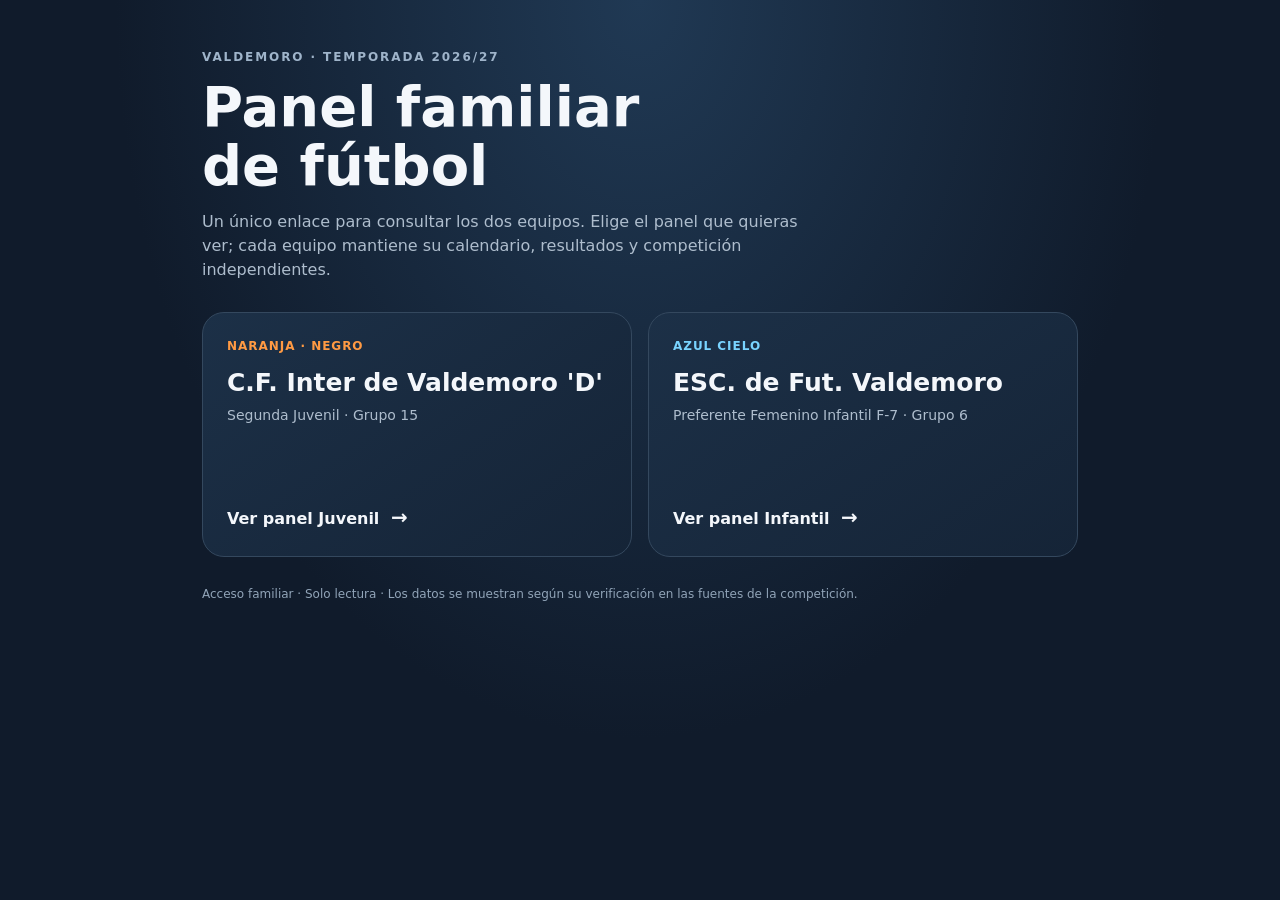
<file: index.html>
<!doctype html>
<html lang="es">
<head>
<meta charset="utf-8">
<meta name="viewport" content="width=device-width,initial-scale=1">
<meta name="theme-color" content="#101b2b">
<meta name="description" content="Acceso familiar a los paneles de fútbol de Valdemoro: Juvenil e Infantil Femenino.">
<title>Fútbol Valdemoro · Panel familiar</title>
<style>
:root{color-scheme:dark;--bg:#101b2b;--panel:#18283b;--muted:#aebdcd;--white:#f4f7fb}
*{box-sizing:border-box}body{margin:0;min-height:100vh;background:radial-gradient(ellipse at top,#203954 0,#101b2b 58%);color:var(--white);font:16px/1.5 system-ui,-apple-system,Segoe UI,sans-serif}
main{width:min(920px,100%);margin:auto;padding:48px 22px 28px}.eyebrow{font-size:12px;letter-spacing:.16em;font-weight:800;color:#9fb4ca}
h1{font-size:clamp(34px,7vw,56px);line-height:1.05;margin:12px 0}header p{color:var(--muted);max-width:620px;margin:14px 0 30px}
.grid{display:grid;grid-template-columns:repeat(auto-fit,minmax(260px,1fr));gap:16px}
.card{display:flex;flex-direction:column;min-height:245px;padding:24px;border:1px solid #34485e;border-radius:22px;background:linear-gradient(145deg,#1c3047,#152437);text-decoration:none;color:var(--white);transition:transform .18s,border-color .18s}
.card:hover{transform:translateY(-3px);border-color:#829ab4}.tag{font-size:12px;font-weight:800;letter-spacing:.08em;text-transform:uppercase}
.orange .tag{color:#ff9a43}.blue .tag{color:#79d4ff}
h2{font-size:25px;line-height:1.15;margin:14px 0 8px}.detail{color:var(--muted);font-size:14px}
.go{margin-top:auto;padding-top:24px;font-weight:750}.go span{font-size:20px;margin-left:6px}
footer{margin-top:28px;color:#91a4b8;font-size:12px}
</style>
</head>
<body>
<main>
<header>
<div class="eyebrow">VALDEMORO · TEMPORADA 2026/27</div>
<h1>Panel familiar<br>de fútbol</h1>
<p>Un único enlace para consultar los dos equipos. Elige el panel que quieras ver; cada equipo mantiene su calendario, resultados y competición independientes.</p>
</header>
<section class="grid" aria-label="Paneles de los equipos">
<a class="card orange" href="/juvenil/">
<div class="tag">Naranja · Negro</div>
<h2>C.F. Inter de Valdemoro 'D'</h2>
<div class="detail">Segunda Juvenil · Grupo 15</div>
<div class="go">Ver panel Juvenil <span>→</span></div>
</a>
<a class="card blue" href="/infantil/">
<div class="tag">Azul cielo</div>
<h2>ESC. de Fut. Valdemoro</h2>
<div class="detail">Preferente Femenino Infantil F-7 · Grupo 6</div>
<div class="go">Ver panel Infantil <span>→</span></div>
</a>
</section>
<footer>Acceso familiar · Solo lectura · Los datos se muestran según su verificación en las fuentes de la competición.</footer>
</main>
</body>
</html>
</file>
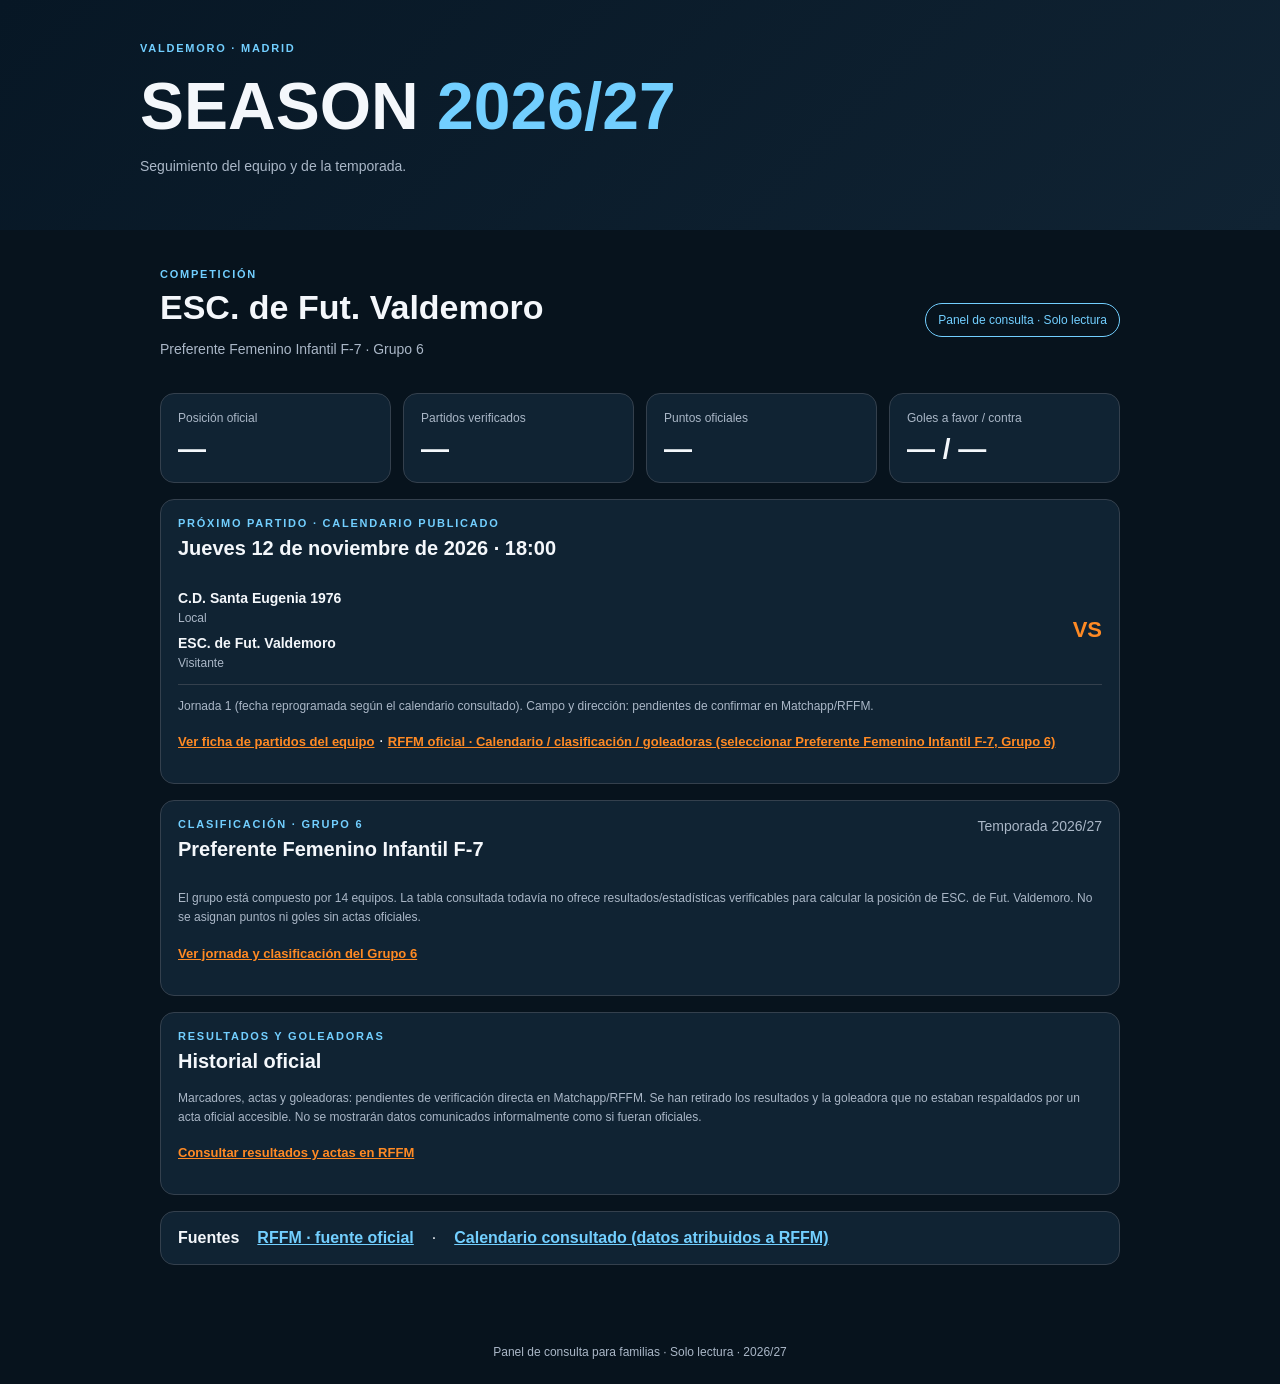
<file: infantil/index.html>
<!doctype html>
<html lang="es">
<head>
<meta charset="utf-8">
<meta name="viewport" content="width=device-width,initial-scale=1">
<meta name="theme-color" content="#72cfff">
<meta name="description" content="Seguimiento del equipo ESC. de Fut. Valdemoro">
<title>Escuela de Fútbol Valdemoro · Infantil F-7</title>
<link rel="stylesheet" href="styles.css?v=20261101-oficial2">
</head>
<body>
<header class="hero">
  <div class="eyebrow">VALDEMORO · MADRID</div>
  <h1>SEASON <span>2026/27</span></h1>
  <p>Seguimiento del equipo y de la temporada.</p>
</header>
<main>
  <section class="team-heading">
    <div><div class="eyebrow">COMPETICIÓN</div><h2>ESC. de Fut. Valdemoro</h2><p>Preferente Femenino Infantil F-7 · Grupo 6</p></div>
    <span class="status">Panel de consulta · Solo lectura</span>
  </section>

  <section class="stats">
    <article><span>Posición oficial</span><strong>—</strong></article>
    <article><span>Partidos verificados</span><strong>—</strong></article>
    <article><span>Puntos oficiales</span><strong>—</strong></article>
    <article><span>Goles a favor / contra</span><strong>— / —</strong></article>
  </section>

  <section class="panel">
    <div class="eyebrow">PRÓXIMO PARTIDO · CALENDARIO PUBLICADO</div>
    <h3>Jueves 12 de noviembre de 2026 · 18:00</h3>
    <div class="match">
      <div><strong>C.D. Santa Eugenia 1976</strong><small>Local</small></div>
      <b class="score">VS</b>
      <div><strong>ESC. de Fut. Valdemoro</strong><small>Visitante</small></div>
    </div>
    <p class="note">Jornada 1 (fecha reprogramada según el calendario consultado). Campo y dirección: pendientes de confirmar en Matchapp/RFFM.</p>
    <p><a href="https://futbuteo.com/madrid/club/team_panel/esc-de-fut-valdemoro-preferente-femenino-infantil-f-7-grupo-6" target="_blank" rel="noopener">Ver ficha de partidos del equipo</a> · <a href="https://www.rffm.es/competicion/calendario?temporada=22&amp;tipojuego=2" target="_blank" rel="noopener">RFFM oficial · Calendario / clasificación / goleadoras (seleccionar Preferente Femenino Infantil F-7, Grupo 6)</a></p>
  </section>

  <section class="panel">
    <div class="panel-title"><div><div class="eyebrow">CLASIFICACIÓN · GRUPO 6</div><h3>Preferente Femenino Infantil F-7</h3></div><span class="muted">Temporada 2026/27</span></div>
    <p class="note">El grupo está compuesto por 14 equipos. La tabla consultada todavía no ofrece resultados/estadísticas verificables para calcular la posición de ESC. de Fut. Valdemoro. No se asignan puntos ni goles sin actas oficiales.</p>
    <p><a href="https://futbuteo.com/madrid/resultados/preferente-femenino-infantil-f-7/grupo-6/" target="_blank" rel="noopener">Ver jornada y clasificación del Grupo 6</a></p>
  </section>

  <section class="panel">
    <div class="eyebrow">RESULTADOS Y GOLEADORAS</div>
    <h3>Historial oficial</h3>
    <p class="note">Marcadores, actas y goleadoras: pendientes de verificación directa en Matchapp/RFFM. Se han retirado los resultados y la goleadora que no estaban respaldados por un acta oficial accesible. No se mostrarán datos comunicados informalmente como si fueran oficiales.</p>
    <p><a href="https://www.rffm.es/competicion/calendario?temporada=22%26tipojuego=2" target="_blank" rel="noopener">Consultar resultados y actas en RFFM</a></p>
  </section>
  <section class="source"><strong>Fuentes</strong><a href="https://www.rffm.es/" target="_blank" rel="noopener">RFFM · fuente oficial</a> · <a href="https://futbuteo.com/madrid/club/team_panel/esc-de-fut-valdemoro-preferente-femenino-infantil-f-7-grupo-6" target="_blank" rel="noopener">Calendario consultado (datos atribuidos a RFFM)</a></section>
</main>
<footer>Panel de consulta para familias · Solo lectura · 2026/27</footer>
</body>
</html>
</file>
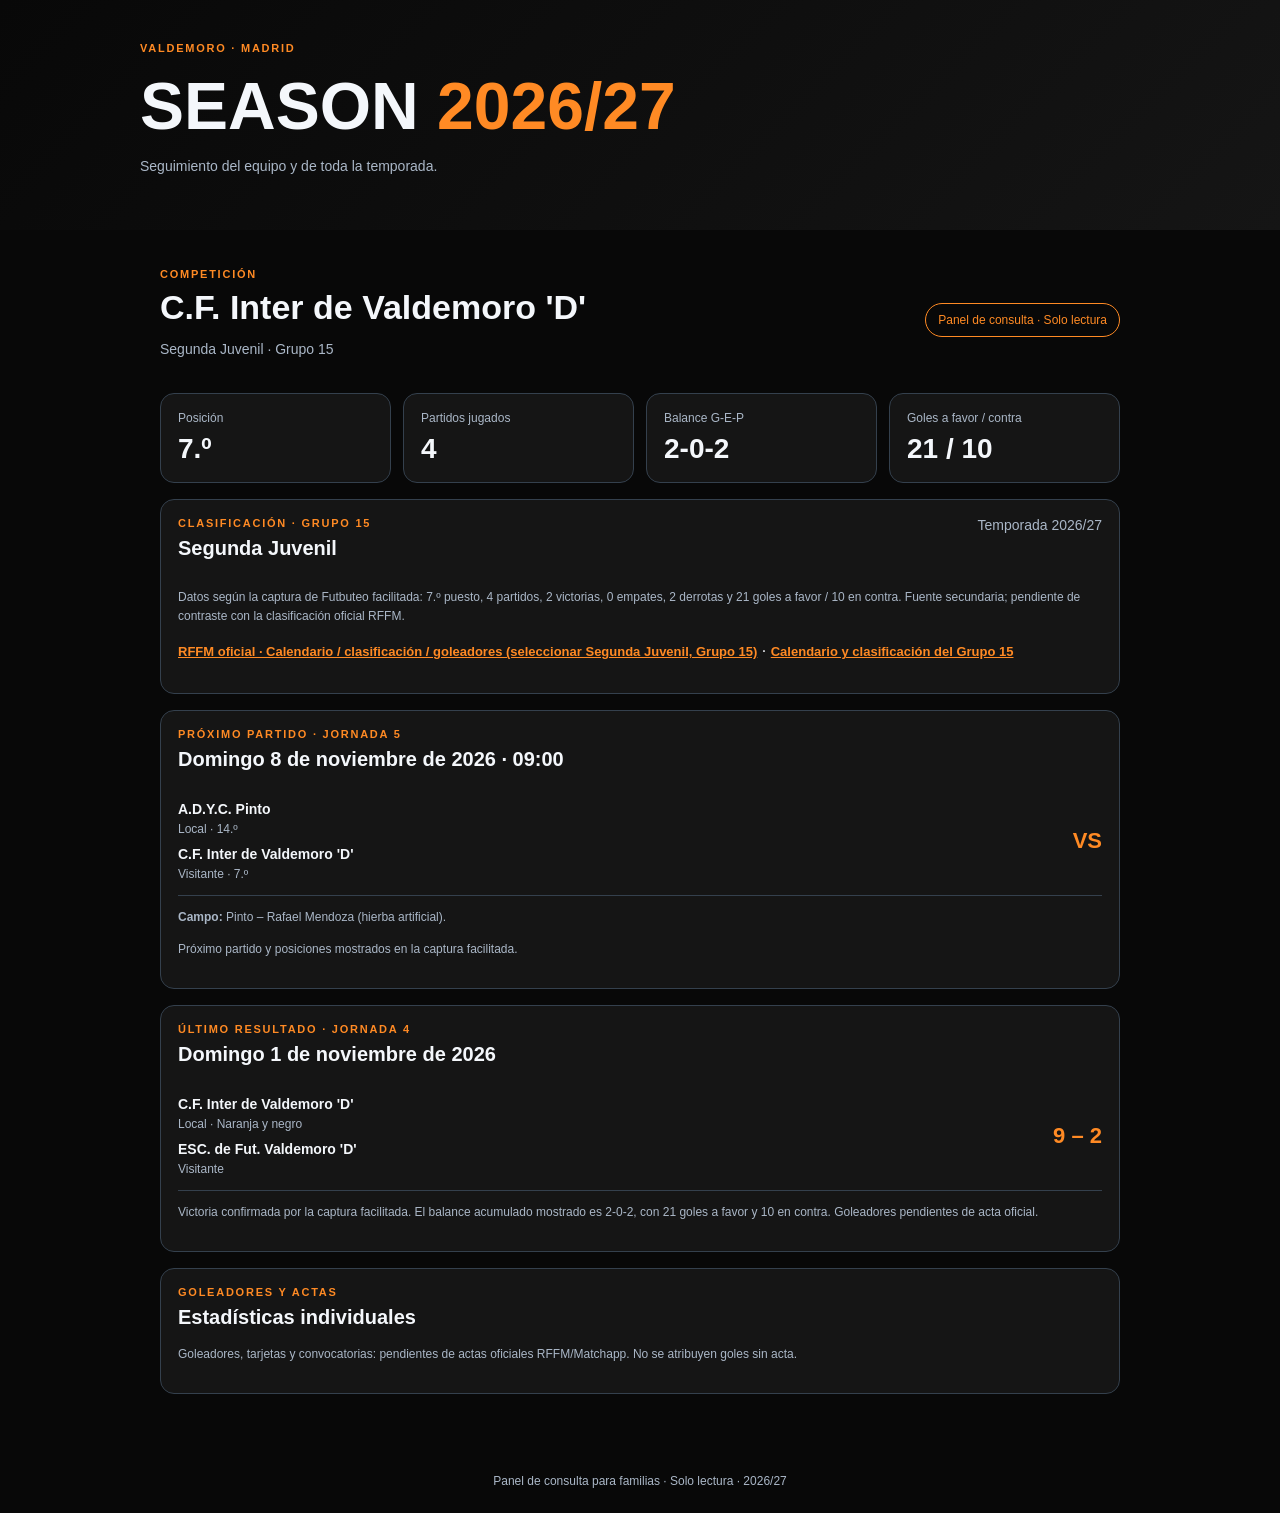
<file: juvenil/index.html>
<!doctype html>
<html lang="es"><head><meta charset="utf-8"><meta name="viewport" content="width=device-width,initial-scale=1"><meta name="theme-color" content="#ff8a24"><meta name="description" content="Seguimiento del equipo C.F. Inter de Valdemoro 'D'"><title>Inter de Valdemoro D · Juvenil</title><link rel="stylesheet" href="styles.css?v=20261108-j4"></head>
<body><header class="hero"><div class="eyebrow">VALDEMORO · MADRID</div><h1>SEASON <span>2026/27</span></h1><p>Seguimiento del equipo y de toda la temporada.</p></header><main><section class="team-heading"><div><div class="eyebrow">COMPETICIÓN</div><h2>C.F. Inter de Valdemoro 'D'</h2><p>Segunda Juvenil · Grupo 15</p></div><span class="status">Panel de consulta · Solo lectura</span></section>

<section class="stats"><article><span>Posición</span><strong>7.º</strong></article><article><span>Partidos jugados</span><strong>4</strong></article><article><span>Balance G-E-P</span><strong>2-0-2</strong></article><article><span>Goles a favor / contra</span><strong>21 / 10</strong></article></section>
<section class="panel"><div class="panel-title"><div><div class="eyebrow">CLASIFICACIÓN · GRUPO 15</div><h3>Segunda Juvenil</h3></div><span class="muted">Temporada 2026/27</span></div><p class="note">Datos según la captura de Futbuteo facilitada: 7.º puesto, 4 partidos, 2 victorias, 0 empates, 2 derrotas y 21 goles a favor / 10 en contra. Fuente secundaria; pendiente de contraste con la clasificación oficial RFFM.</p><p><a href="https://www.rffm.es/competicion/calendario?temporada=22&amp;tipojuego=1" target="_blank" rel="noopener">RFFM oficial · Calendario / clasificación / goleadores (seleccionar Segunda Juvenil, Grupo 15)</a> · <a href="https://futbuteo.com/madrid/resultados/segunda-juvenil/grupo-15/" target="_blank" rel="noopener">Calendario y clasificación del Grupo 15</a></p></section>
<section class="panel"><div class="eyebrow">PRÓXIMO PARTIDO · JORNADA 5</div><h3>Domingo 8 de noviembre de 2026 · 09:00</h3><div class="match"><div><strong>A.D.Y.C. Pinto</strong><small>Local · 14.º</small></div><b class="score">VS</b><div><strong>C.F. Inter de Valdemoro 'D'</strong><small>Visitante · 7.º</small></div></div><p class="note"><strong>Campo:</strong> Pinto – Rafael Mendoza (hierba artificial).</p><p class="note">Próximo partido y posiciones mostrados en la captura facilitada.</p></section>
<section class="panel"><div class="eyebrow">ÚLTIMO RESULTADO · JORNADA 4</div><h3>Domingo 1 de noviembre de 2026</h3><div class="match"><div><strong>C.F. Inter de Valdemoro 'D'</strong><small>Local · Naranja y negro</small></div><b class="score">9 – 2</b><div><strong>ESC. de Fut. Valdemoro 'D'</strong><small>Visitante</small></div></div><p class="note">Victoria confirmada por la captura facilitada. El balance acumulado mostrado es 2-0-2, con 21 goles a favor y 10 en contra. Goleadores pendientes de acta oficial.</p></section>
<section class="panel"><div class="eyebrow">GOLEADORES Y ACTAS</div><h3>Estadísticas individuales</h3><p class="note">Goleadores, tarjetas y convocatorias: pendientes de actas oficiales RFFM/Matchapp. No se atribuyen goles sin acta.</p></section>
</main><footer>Panel de consulta para familias · Solo lectura · 2026/27</footer></body></html>
</file>
<file: infantil/styles.css>
*{box-sizing:border-box}body{margin:0;background:#07131d;color:#f4f7fb;font-family:Arial,sans-serif}.hero{padding:42px max(22px,calc((100vw - 1000px)/2));background:linear-gradient(135deg,#071725,#102333)}.eyebrow{font-size:11px;letter-spacing:.16em;font-weight:700;color:#72cfff}h1{font-size:clamp(38px,7vw,66px);margin:14px 0 8px}h1 span{color:#72cfff}.hero p,.team-heading p,.muted{color:#aab7c7;font-size:14px}main{max-width:1000px;margin:auto;padding:28px 20px 55px}.team-heading{display:flex;justify-content:space-between;align-items:center;gap:18px;margin:10px 0 22px}h2{font-size:clamp(24px,4vw,34px);margin:8px 0}.status{font-size:12px;border:1px solid #72cfff;color:#72cfff;border-radius:30px;padding:9px 12px}.stats{display:grid;grid-template-columns:repeat(4,1fr);gap:12px}.stats article,.panel,.source{background:#102333;border:1px solid #34404d;border-radius:14px;padding:17px}.stats span{display:block;color:#aab7c7;font-size:12px}.stats strong{display:block;font-size:28px;margin-top:8px}.panel{margin-top:16px}.panel-title{display:flex;justify-content:space-between;gap:12px}h3{margin:8px 0 16px;font-size:20px}.table-wrap{overflow:auto}table{width:100%;border-collapse:collapse;white-space:nowrap;font-size:13px}th,td{padding:12px 9px;text-align:right;border-bottom:1px solid #34404d}th{color:#aab7c7;font-size:11px}th:nth-child(2),td:nth-child(2){text-align:left}.empty{text-align:center;color:#aab7c7;padding:24px 12px;font-size:13px}.note{font-size:12px;color:#aab7c7;line-height:1.6}.source{margin-top:16px;display:flex;gap:18px;flex-wrap:wrap}.source a{color:#72cfff;font-weight:bold}footer{text-align:center;color:#aab7c7;padding:25px;font-size:12px}@media(max-width:620px){.team-heading{align-items:flex-start;flex-direction:column}.stats{grid-template-columns:repeat(2,1fr)}}
.match{display:grid;grid-template-columns:minmax(0,1fr) auto;gap:10px;align-items:center;padding:14px 0;border-bottom:1px solid #34404d}.match>div:last-child{grid-column:1}.match strong{display:block;font-size:14px}.match small{display:block;color:#aab7c7;font-size:12px;margin-top:5px}.score{grid-column:2;grid-row:1/3;font-size:22px;color:var(--accent,#ff8a24);white-space:nowrap}.panel a{color:var(--accent,#ff8a24);font-weight:700;font-size:13px}@media(max-width:520px){.match{gap:6px}.match strong{font-size:13px}}
</file>
<file: juvenil/styles.css>
*{box-sizing:border-box}body{margin:0;background:#080808;color:#f4f7fb;font-family:Arial,sans-serif}.hero{padding:42px max(22px,calc((100vw - 1000px)/2));background:linear-gradient(135deg,#080808,#151515)}.eyebrow{font-size:11px;letter-spacing:.16em;font-weight:700;color:#ff8a24}h1{font-size:clamp(38px,7vw,66px);margin:14px 0 8px}h1 span{color:#ff8a24}.hero p,.team-heading p,.muted{color:#aab7c7;font-size:14px}main{max-width:1000px;margin:auto;padding:28px 20px 55px}.team-heading{display:flex;justify-content:space-between;align-items:center;gap:18px;margin:10px 0 22px}h2{font-size:clamp(24px,4vw,34px);margin:8px 0}.status{font-size:12px;border:1px solid #ff8a24;color:#ff8a24;border-radius:30px;padding:9px 12px}.stats{display:grid;grid-template-columns:repeat(4,1fr);gap:12px}.stats article,.panel,.source{background:#151515;border:1px solid #34404d;border-radius:14px;padding:17px}.stats span{display:block;color:#aab7c7;font-size:12px}.stats strong{display:block;font-size:28px;margin-top:8px}.panel{margin-top:16px}.panel-title{display:flex;justify-content:space-between;gap:12px}h3{margin:8px 0 16px;font-size:20px}.table-wrap{overflow:auto}table{width:100%;border-collapse:collapse;white-space:nowrap;font-size:13px}th,td{padding:12px 9px;text-align:right;border-bottom:1px solid #34404d}th{color:#aab7c7;font-size:11px}th:nth-child(2),td:nth-child(2){text-align:left}.empty{text-align:center;color:#aab7c7;padding:24px 12px;font-size:13px}.note{font-size:12px;color:#aab7c7;line-height:1.6}.source{margin-top:16px;display:flex;gap:18px;flex-wrap:wrap}.source a{color:#ff8a24;font-weight:bold}footer{text-align:center;color:#aab7c7;padding:25px;font-size:12px}@media(max-width:620px){.team-heading{align-items:flex-start;flex-direction:column}.stats{grid-template-columns:repeat(2,1fr)}}
.match{display:grid;grid-template-columns:minmax(0,1fr) auto;gap:10px;align-items:center;padding:14px 0;border-bottom:1px solid #34404d}.match>div:last-child{grid-column:1}.match strong{display:block;font-size:14px}.match small{display:block;color:#aab7c7;font-size:12px;margin-top:5px}.score{grid-column:2;grid-row:1/3;font-size:22px;color:var(--accent,#ff8a24);white-space:nowrap}.panel a{color:var(--accent,#ff8a24);font-weight:700;font-size:13px}@media(max-width:520px){.match{gap:6px}.match strong{font-size:13px}}
</file>
